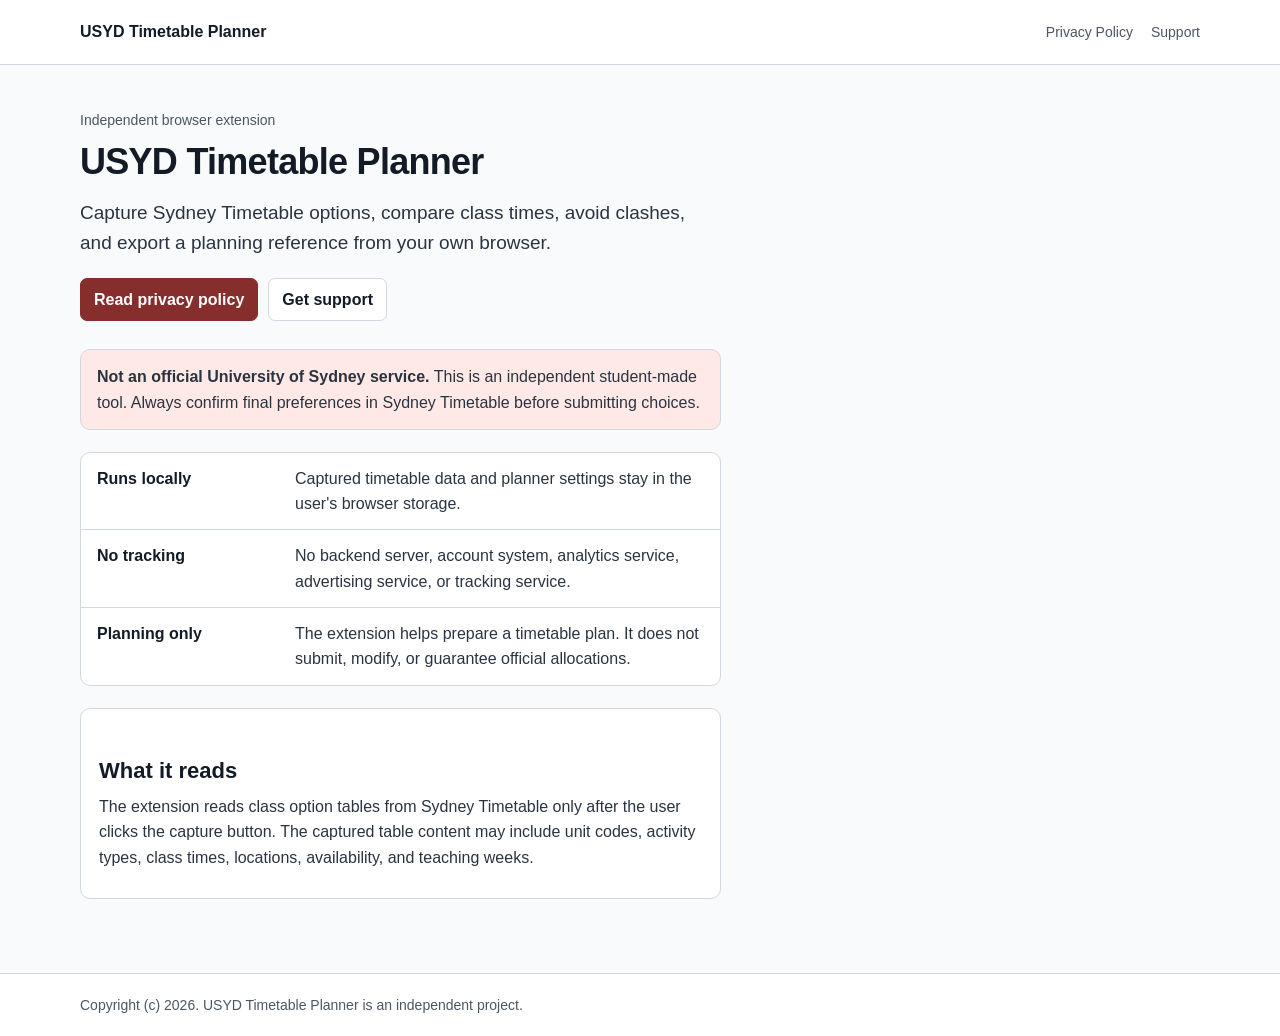
<file: docs/index.html>
<!DOCTYPE html>
<html lang="en">
<head>
  <meta charset="UTF-8" />
  <meta name="viewport" content="width=device-width, initial-scale=1" />
  <title>USYD Timetable Planner</title>
  <meta name="description" content="A local-first browser extension for planning University of Sydney timetable preferences." />
  <link rel="stylesheet" href="styles.css?v=20260706-site2" />
</head>
<body>
  <header class="site-header">
    <nav class="nav" aria-label="Primary navigation">
      <a class="brand" href="index.html">USYD Timetable Planner</a>
      <div class="nav-links">
        <a href="privacy.html">Privacy Policy</a>
        <a href="support.html">Support</a>
      </div>
    </nav>
  </header>

  <main class="page">
    <section class="intro">
      <p class="page-label">Independent browser extension</p>
      <h1>USYD Timetable Planner</h1>
      <p class="lead">Capture Sydney Timetable options, compare class times, avoid clashes, and export a planning reference from your own browser.</p>
      <div class="actions">
        <a class="button" href="privacy.html">Read privacy policy</a>
        <a class="button secondary" href="support.html">Get support</a>
      </div>
    </section>

    <div class="notice">
      <strong>Not an official University of Sydney service.</strong> This is an independent student-made tool. Always confirm final preferences in Sydney Timetable before submitting choices.
    </div>

    <dl class="facts">
      <div class="fact-row">
        <dt>Runs locally</dt>
        <dd>Captured timetable data and planner settings stay in the user's browser storage.</dd>
      </div>
      <div class="fact-row">
        <dt>No tracking</dt>
        <dd>No backend server, account system, analytics service, advertising service, or tracking service.</dd>
      </div>
      <div class="fact-row">
        <dt>Planning only</dt>
        <dd>The extension helps prepare a timetable plan. It does not submit, modify, or guarantee official allocations.</dd>
      </div>
    </dl>

    <section class="panel">
      <h2>What it reads</h2>
      <p>The extension reads class option tables from Sydney Timetable only after the user clicks the capture button. The captured table content may include unit codes, activity types, class times, locations, availability, and teaching weeks.</p>
    </section>
  </main>

  <footer class="site-footer">
    <div class="footer-inner">Copyright (c) 2026. USYD Timetable Planner is an independent project.</div>
  </footer>
</body>
</html>
</file>
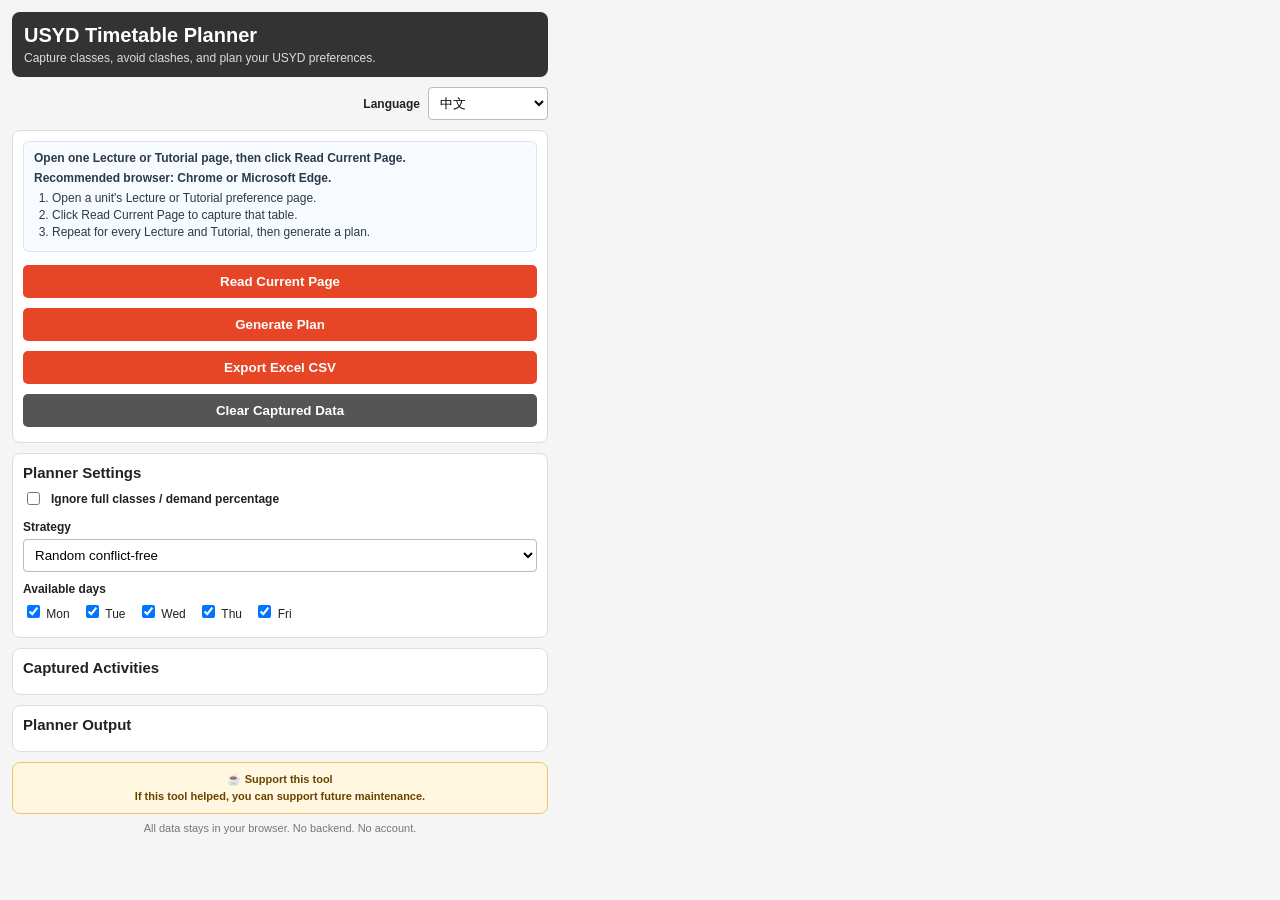
<file: popup.html>
<!DOCTYPE html>
<html lang="en">
<head>
  <meta charset="UTF-8" />
  <title>USYD Timetable Planner</title>
  <link rel="stylesheet" href="styles.css" />
</head>
<body>
  <header class="app-header">
    <div>
      <h2 data-i18n="appTitle">USYD Timetable Planner</h2>
      <p class="subtitle" data-i18n="subtitle">Capture classes, avoid clashes, and plan your USYD preferences.</p>
    </div>
  </header>

  <section class="top-controls">
    <label class="compact-field">
      <span data-i18n="language">Language</span>
      <select id="languageSelect">
        <option value="zh">中文</option>
        <option value="en">English</option>
      </select>
    </label>
  </section>

  <section class="panel">
    <div class="instruction-box">
      <p data-i18n="intro">Open one Lecture or Tutorial page, then click Read Current Page.</p>
      <p data-i18n="browserRecommendation">Recommended browser: Chrome or Microsoft Edge.</p>
      <ol>
        <li data-i18n="stepOpen">Open a unit's Lecture or Tutorial preference page.</li>
        <li data-i18n="stepRead">Click Read Current Page to capture that table.</li>
        <li data-i18n="stepRepeat">Repeat for every Lecture and Tutorial, then generate a plan.</li>
      </ol>
    </div>

    <button id="readCurrent" data-i18n="readCurrent">Read Current Page</button>
    <button id="generatePlan" data-i18n="generatePlan">Generate Plan</button>
    <button id="exportExcel" data-i18n="exportExcel">Export Excel CSV</button>
    <button id="clearAll" class="secondary" data-i18n="clearAll">Clear Captured Data</button>
    <div id="actionStatus" class="action-status" aria-live="polite"></div>
  </section>

  <section class="panel">
    <h3 data-i18n="plannerSettings">Planner Settings</h3>

    <label class="toggle">
      <input id="ignoreCapacity" type="checkbox" />
      <span data-i18n="ignoreCapacity">Ignore full classes / demand percentage</span>
    </label>

    <label class="field">
      <span data-i18n="strategy">Strategy</span>
      <select id="strategy">
        <option value="random" data-i18n="randomStrategy">Random conflict-free</option>
        <option value="early" data-i18n="earlyStrategy">Early finish + availability</option>
        <option value="compact" data-i18n="compactStrategy">Compact days</option>
      </select>
    </label>

    <div class="days">
      <p data-i18n="availableDays">Available days</p>
      <label><input type="checkbox" value="Mon" checked /> Mon</label>
      <label><input type="checkbox" value="Tue" checked /> Tue</label>
      <label><input type="checkbox" value="Wed" checked /> Wed</label>
      <label><input type="checkbox" value="Thu" checked /> Thu</label>
      <label><input type="checkbox" value="Fri" checked /> Fri</label>
    </div>
  </section>

  <section class="panel">
    <h3 data-i18n="capturedActivities">Captured Activities</h3>
    <div id="savedList"></div>
  </section>

  <section id="outputPanel" class="panel">
    <h3 data-i18n="plannerOutput">Planner Output</h3>
    <div id="result"></div>
  </section>

  <footer>
    <button id="feedbackTool" class="feedback-button" type="button" hidden data-i18n="feedbackTool">Feedback or bug report</button>
    <button id="supportTool" class="support-card" type="button">
      <span class="support-copy">
        <strong><span aria-hidden="true">☕</span> <span data-i18n="supportTool">Support this tool</span></strong>
        <span data-i18n="footerDonate">If this tool helped, you can support future maintenance.</span>
      </span>
    </button>
    <p class="privacy" data-i18n="footerPrivacy">All data stays in your browser. No backend. No account.</p>
  </footer>

  <script src="popup.js"></script>
</body>
</html>
</file>
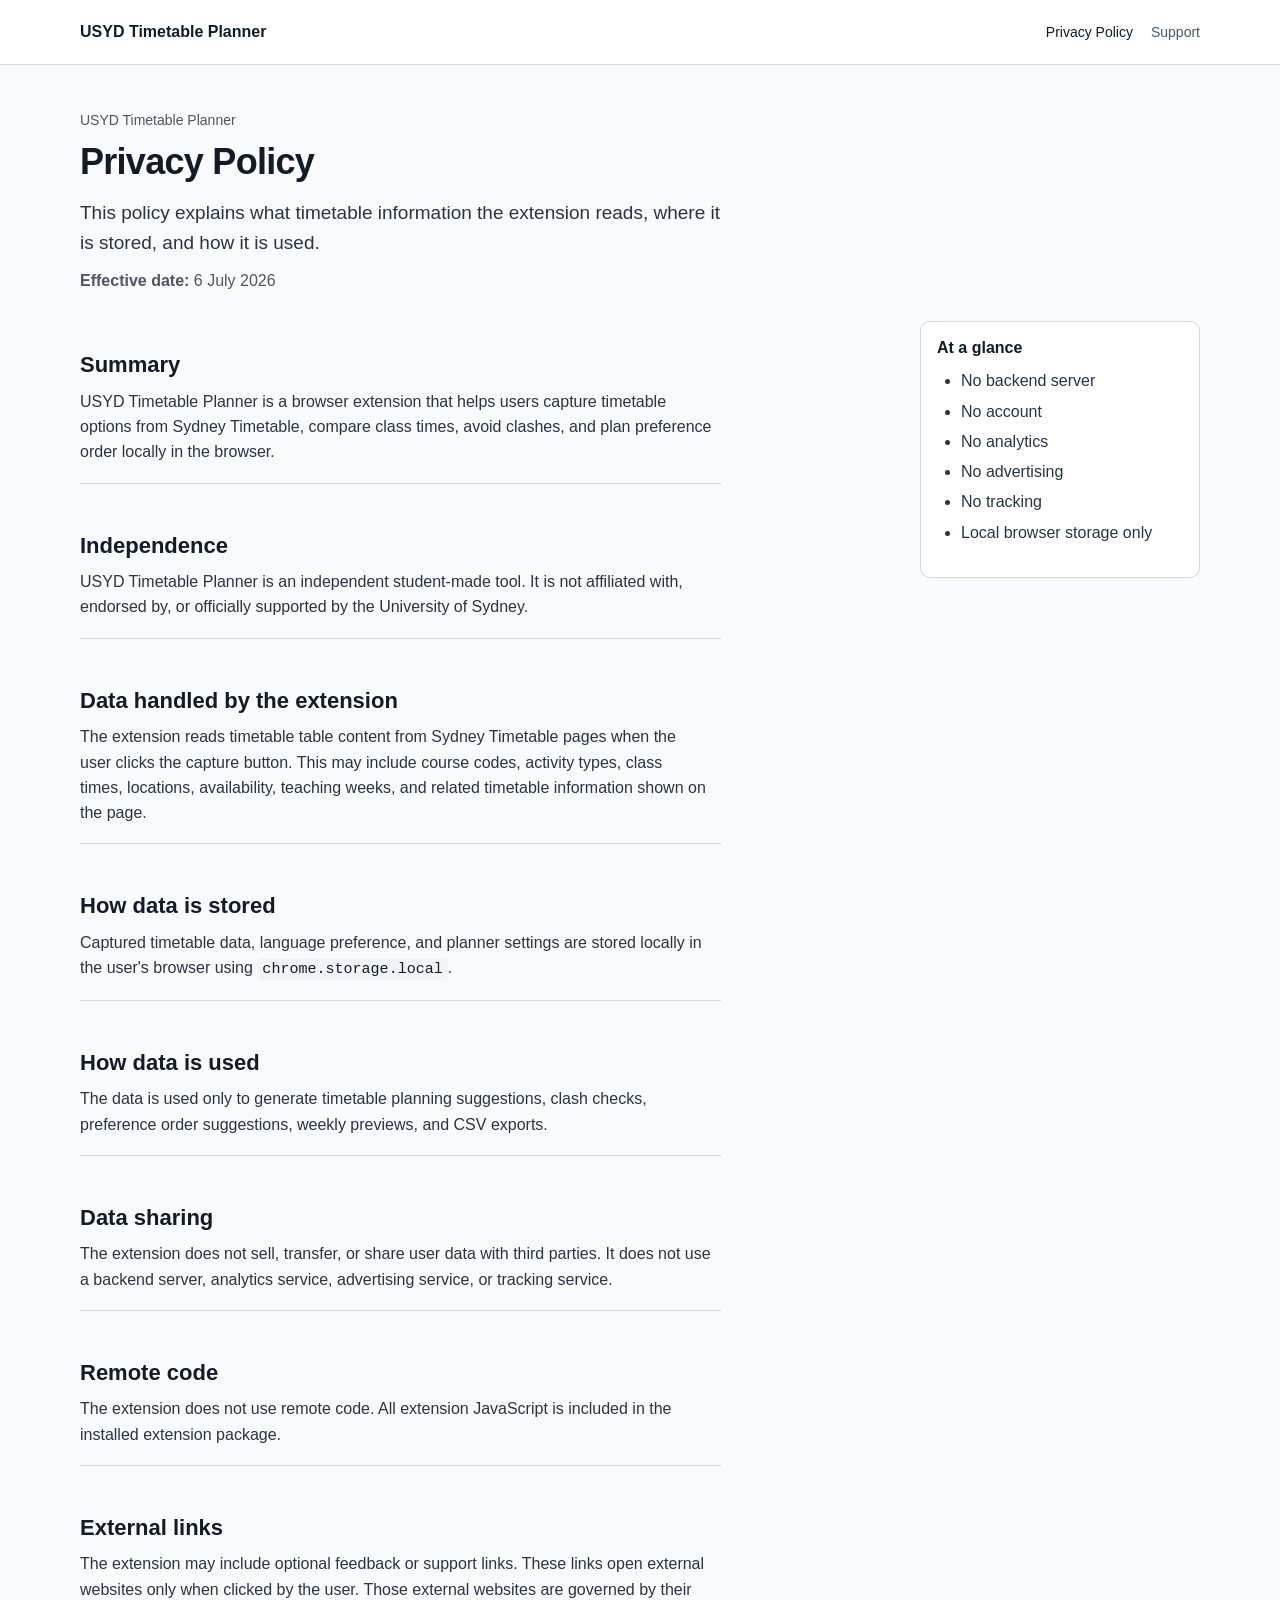
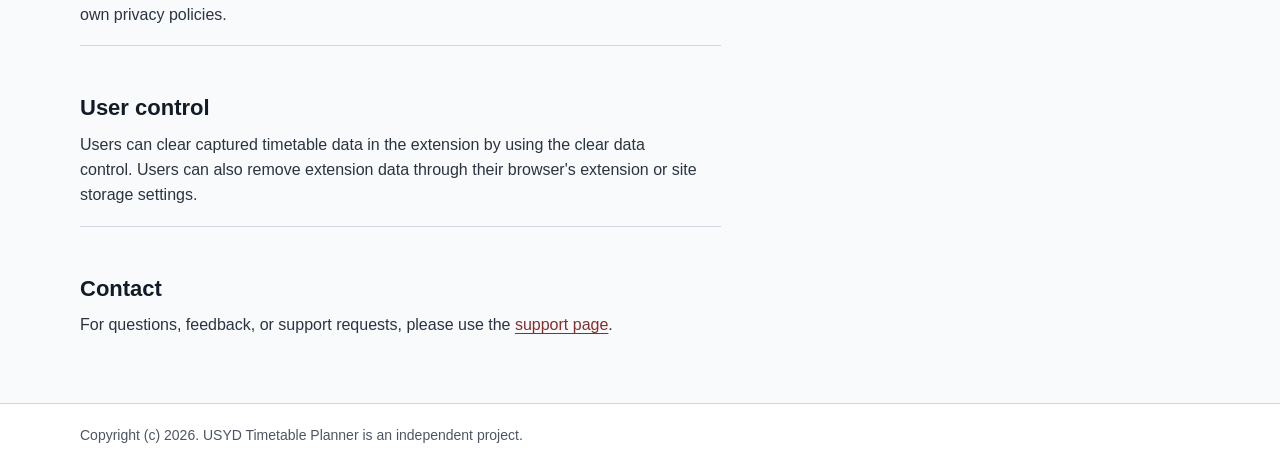
<file: docs/privacy.html>
<!DOCTYPE html>
<html lang="en">
<head>
  <meta charset="UTF-8" />
  <meta name="viewport" content="width=device-width, initial-scale=1" />
  <title>Privacy Policy | USYD Timetable Planner</title>
  <meta name="description" content="Privacy policy for the USYD Timetable Planner browser extension." />
  <link rel="stylesheet" href="styles.css?v=20260706-site2" />
</head>
<body>
  <header class="site-header">
    <nav class="nav" aria-label="Primary navigation">
      <a class="brand" href="index.html">USYD Timetable Planner</a>
      <div class="nav-links">
        <a href="privacy.html" aria-current="page">Privacy Policy</a>
        <a href="support.html">Support</a>
      </div>
    </nav>
  </header>

  <main class="page">
    <section class="intro">
      <p class="page-label">USYD Timetable Planner</p>
      <h1>Privacy Policy</h1>
      <p class="lead">This policy explains what timetable information the extension reads, where it is stored, and how it is used.</p>
      <p class="muted"><strong>Effective date:</strong> 6 July 2026</p>
    </section>

    <div class="doc-layout">
      <article class="doc-body">
        <section>
          <h2>Summary</h2>
          <p>USYD Timetable Planner is a browser extension that helps users capture timetable options from Sydney Timetable, compare class times, avoid clashes, and plan preference order locally in the browser.</p>
        </section>

        <section>
          <h2>Independence</h2>
          <p>USYD Timetable Planner is an independent student-made tool. It is not affiliated with, endorsed by, or officially supported by the University of Sydney.</p>
        </section>

        <section>
          <h2>Data handled by the extension</h2>
          <p>The extension reads timetable table content from Sydney Timetable pages when the user clicks the capture button. This may include course codes, activity types, class times, locations, availability, teaching weeks, and related timetable information shown on the page.</p>
        </section>

        <section>
          <h2>How data is stored</h2>
          <p>Captured timetable data, language preference, and planner settings are stored locally in the user's browser using <code>chrome.storage.local</code>.</p>
        </section>

        <section>
          <h2>How data is used</h2>
          <p>The data is used only to generate timetable planning suggestions, clash checks, preference order suggestions, weekly previews, and CSV exports.</p>
        </section>

        <section>
          <h2>Data sharing</h2>
          <p>The extension does not sell, transfer, or share user data with third parties. It does not use a backend server, analytics service, advertising service, or tracking service.</p>
        </section>

        <section>
          <h2>Remote code</h2>
          <p>The extension does not use remote code. All extension JavaScript is included in the installed extension package.</p>
        </section>

        <section>
          <h2>External links</h2>
          <p>The extension may include optional feedback or support links. These links open external websites only when clicked by the user. Those external websites are governed by their own privacy policies.</p>
        </section>

        <section>
          <h2>User control</h2>
          <p>Users can clear captured timetable data in the extension by using the clear data control. Users can also remove extension data through their browser's extension or site storage settings.</p>
        </section>

        <section>
          <h2>Contact</h2>
          <p>For questions, feedback, or support requests, please use the <a href="support.html">support page</a>.</p>
        </section>
      </article>

      <aside class="summary" aria-label="Privacy summary">
        <h2>At a glance</h2>
        <ul>
          <li>No backend server</li>
          <li>No account</li>
          <li>No analytics</li>
          <li>No advertising</li>
          <li>No tracking</li>
          <li>Local browser storage only</li>
        </ul>
      </aside>
    </div>
  </main>

  <footer class="site-footer">
    <div class="footer-inner">Copyright (c) 2026. USYD Timetable Planner is an independent project.</div>
  </footer>
</body>
</html>
</file>
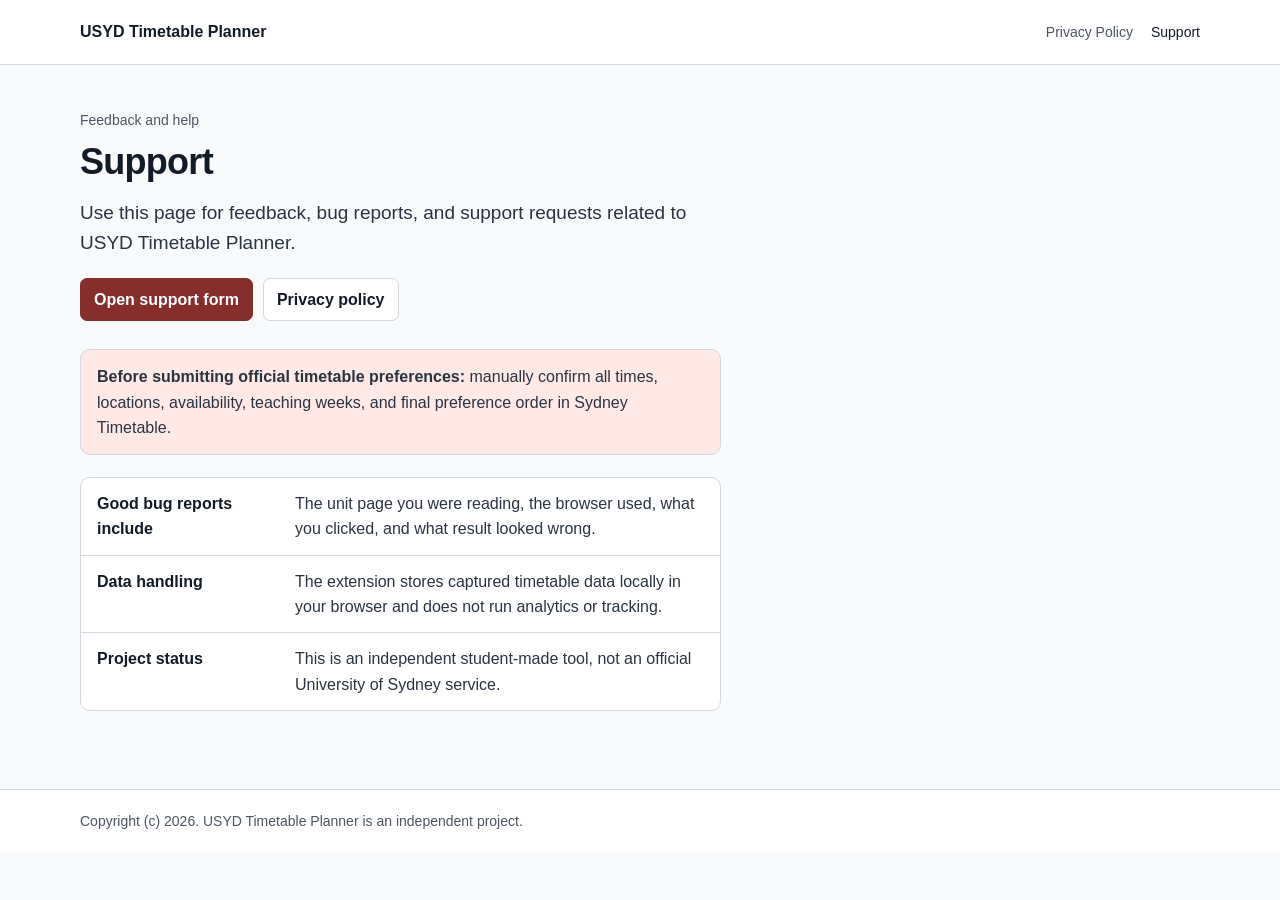
<file: docs/support.html>
<!DOCTYPE html>
<html lang="en">
<head>
  <meta charset="UTF-8" />
  <meta name="viewport" content="width=device-width, initial-scale=1" />
  <title>Support | USYD Timetable Planner</title>
  <meta name="description" content="Support page for the USYD Timetable Planner browser extension." />
  <link rel="stylesheet" href="styles.css?v=20260706-site2" />
</head>
<body>
  <header class="site-header">
    <nav class="nav" aria-label="Primary navigation">
      <a class="brand" href="index.html">USYD Timetable Planner</a>
      <div class="nav-links">
        <a href="privacy.html">Privacy Policy</a>
        <a href="support.html" aria-current="page">Support</a>
      </div>
    </nav>
  </header>

  <main class="page">
    <section class="intro">
      <p class="page-label">Feedback and help</p>
      <h1>Support</h1>
      <p class="lead">Use this page for feedback, bug reports, and support requests related to USYD Timetable Planner.</p>
      <div class="actions">
        <a class="button" href="https://docs.google.com/forms/d/e/1FAIpQLSdajBPWYRldQs-DTg6nBWPmWw5abfc0csMrWlMZwCJkzPElmw/viewform" rel="noopener noreferrer">Open support form</a>
        <a class="button secondary" href="privacy.html">Privacy policy</a>
      </div>
    </section>

    <div class="notice">
      <strong>Before submitting official timetable preferences:</strong> manually confirm all times, locations, availability, teaching weeks, and final preference order in Sydney Timetable.
    </div>

    <dl class="facts">
      <div class="fact-row">
        <dt>Good bug reports include</dt>
        <dd>The unit page you were reading, the browser used, what you clicked, and what result looked wrong.</dd>
      </div>
      <div class="fact-row">
        <dt>Data handling</dt>
        <dd>The extension stores captured timetable data locally in your browser and does not run analytics or tracking.</dd>
      </div>
      <div class="fact-row">
        <dt>Project status</dt>
        <dd>This is an independent student-made tool, not an official University of Sydney service.</dd>
      </div>
    </dl>
  </main>

  <footer class="site-footer">
    <div class="footer-inner">Copyright (c) 2026. USYD Timetable Planner is an independent project.</div>
  </footer>
</body>
</html>
</file>
<file: docs/styles.css>
:root {
  color-scheme: light;
  --bg: oklch(98.4% 0.004 250);
  --surface: oklch(100% 0 0);
  --surface-muted: oklch(96.5% 0.006 250);
  --ink: oklch(22% 0.025 255);
  --text: oklch(32% 0.025 255);
  --muted: oklch(45% 0.022 255);
  --border: oklch(88% 0.012 250);
  --accent: oklch(43% 0.12 25);
  --accent-muted: oklch(95% 0.025 25);
  --info: oklch(94.5% 0.025 220);
  --radius: 10px;
  --measure: 72ch;
}

* {
  box-sizing: border-box;
}

html {
  background: var(--bg);
}

body {
  margin: 0;
  font-family: -apple-system, BlinkMacSystemFont, "Segoe UI", Roboto, Arial, sans-serif;
  font-size: 16px;
  line-height: 1.58;
  color: var(--text);
  background: var(--bg);
}

a {
  color: var(--accent);
  text-decoration-thickness: 1px;
  text-underline-offset: 3px;
}

a:hover {
  text-decoration-thickness: 2px;
}

a:focus-visible,
.button:focus-visible {
  outline: 3px solid oklch(72% 0.12 25 / 0.45);
  outline-offset: 3px;
}

.site-header {
  position: sticky;
  top: 0;
  z-index: 10;
  border-bottom: 1px solid var(--border);
  background: oklch(100% 0 0 / 0.94);
  backdrop-filter: blur(10px);
}

.nav {
  width: min(1120px, calc(100% - 32px));
  margin: 0 auto;
  min-height: 64px;
  display: flex;
  align-items: center;
  justify-content: space-between;
  gap: 24px;
}

.brand {
  color: var(--ink);
  font-weight: 700;
  text-decoration: none;
}

.brand:hover {
  text-decoration: none;
}

.nav-links {
  display: flex;
  align-items: center;
  gap: 18px;
  font-size: 14px;
}

.nav-links a {
  color: var(--muted);
  text-decoration: none;
}

.nav-links a[aria-current="page"],
.nav-links a:hover {
  color: var(--ink);
}

.page {
  width: min(1120px, calc(100% - 32px));
  margin: 0 auto;
  padding: 44px 0 56px;
}

.intro {
  max-width: var(--measure);
  margin-bottom: 28px;
}

.page-label {
  margin: 0 0 8px;
  color: var(--muted);
  font-size: 14px;
}

h1,
h2,
h3 {
  color: var(--ink);
  line-height: 1.25;
  text-wrap: balance;
}

h1 {
  margin: 0;
  font-size: 36px;
  letter-spacing: -0.02em;
}

h2 {
  margin: 30px 0 8px;
  font-size: 22px;
}

h3 {
  margin: 20px 0 6px;
  font-size: 17px;
}

p {
  max-width: var(--measure);
  margin: 10px 0;
  text-wrap: pretty;
}

.lead {
  margin-top: 14px;
  color: var(--text);
  font-size: 19px;
}

.muted {
  color: var(--muted);
}

.actions {
  display: flex;
  flex-wrap: wrap;
  gap: 10px;
  margin-top: 20px;
}

.button {
  display: inline-flex;
  align-items: center;
  min-height: 40px;
  padding: 8px 13px;
  border: 1px solid var(--accent);
  border-radius: 7px;
  background: var(--accent);
  color: white;
  font-weight: 650;
  text-decoration: none;
}

.button.secondary {
  border-color: var(--border);
  background: var(--surface);
  color: var(--ink);
}

.button:hover {
  text-decoration: none;
}

.notice {
  max-width: var(--measure);
  margin: 22px 0;
  padding: 14px 16px;
  border: 1px solid var(--border);
  border-radius: var(--radius);
  background: var(--accent-muted);
}

.panel {
  max-width: var(--measure);
  margin: 18px 0;
  padding: 18px;
  border: 1px solid var(--border);
  border-radius: var(--radius);
  background: var(--surface);
}

.facts {
  display: grid;
  max-width: var(--measure);
  margin: 22px 0;
  border: 1px solid var(--border);
  border-radius: var(--radius);
  overflow: hidden;
  background: var(--surface);
}

.fact-row {
  display: grid;
  grid-template-columns: 180px 1fr;
  gap: 18px;
  padding: 13px 16px;
  border-top: 1px solid var(--border);
}

.fact-row:first-child {
  border-top: 0;
}

.fact-row dt {
  color: var(--ink);
  font-weight: 700;
}

.fact-row dd {
  margin: 0;
  color: var(--text);
}

.doc-layout {
  display: grid;
  grid-template-columns: minmax(0, 1fr) 280px;
  gap: 40px;
  align-items: start;
}

.doc-body {
  min-width: 0;
}

.doc-body section {
  max-width: var(--measure);
  padding-top: 18px;
  margin-top: 18px;
  border-top: 1px solid var(--border);
}

.doc-body section:first-of-type {
  padding-top: 0;
  margin-top: 0;
  border-top: 0;
}

.summary {
  position: sticky;
  top: 88px;
  padding: 16px;
  border: 1px solid var(--border);
  border-radius: var(--radius);
  background: var(--surface);
}

.summary h2 {
  margin: 0 0 10px;
  font-size: 16px;
}

ul,
ol {
  max-width: var(--measure);
  margin: 10px 0 16px;
  padding-left: 24px;
}

li {
  margin: 5px 0;
}

code {
  padding: 2px 5px;
  border-radius: 5px;
  background: var(--surface-muted);
  color: var(--ink);
  font-family: ui-monospace, SFMono-Regular, Consolas, "Liberation Mono", monospace;
  font-size: 0.94em;
}

.site-footer {
  border-top: 1px solid var(--border);
  background: var(--surface);
}

.footer-inner {
  width: min(1120px, calc(100% - 32px));
  margin: 0 auto;
  padding: 20px 0;
  color: var(--muted);
  font-size: 14px;
}

@media (max-width: 860px) {
  .doc-layout {
    grid-template-columns: 1fr;
    gap: 20px;
  }

  .summary {
    position: static;
    order: -1;
  }
}

@media (max-width: 640px) {
  .nav {
    align-items: flex-start;
    flex-direction: column;
    justify-content: center;
    padding: 12px 0;
    gap: 8px;
  }

  .page {
    padding-top: 30px;
  }

  h1 {
    font-size: 30px;
  }

  .lead {
    font-size: 17px;
  }

  .fact-row {
    grid-template-columns: 1fr;
    gap: 4px;
  }
}
</file>
<file: styles.css>
* {
  box-sizing: border-box;
}

body {
  width: 560px;
  min-width: 360px;
  max-height: 760px;
  overflow-y: auto;
  margin: 0;
  padding: 12px;
  font-family: Arial, Helvetica, sans-serif;
  color: #222;
  background: #f5f5f5;
}

.app-header {
  background: #333;
  color: white;
  padding: 12px;
  border-radius: 8px;
  margin-bottom: 10px;
}

.top-controls {
  display: flex;
  justify-content: flex-end;
  align-items: center;
  margin-bottom: 10px;
}

.compact-field {
  display: flex;
  gap: 8px;
  align-items: center;
  font-size: 12px;
  font-weight: bold;
}

.compact-field select {
  width: 120px;
  margin-top: 0;
}

h2 {
  margin: 0 0 4px;
  font-size: 20px;
}

h3 {
  margin: 0 0 8px;
  font-size: 15px;
}

h4 {
  margin: 12px 0 8px;
  font-size: 14px;
}

.subtitle {
  margin: 0;
  color: #ddd;
  font-size: 12px;
}

.panel {
  background: white;
  border: 1px solid #ddd;
  border-radius: 8px;
  padding: 10px;
  margin-bottom: 10px;
}

#outputPanel {
  transition: box-shadow 0.25s ease, border-color 0.25s ease, background 0.25s ease;
}

#outputPanel.attention {
  border-color: #e64626;
  box-shadow: 0 0 0 3px rgba(230, 70, 38, 0.18);
  background: #fffdfb;
}

button {
  width: 100%;
  padding: 9px;
  margin: 5px 0;
  border: none;
  background: #e64626;
  color: white;
  font-weight: bold;
  cursor: pointer;
  border-radius: 5px;
}

button:hover {
  opacity: 0.92;
}

button.secondary {
  background: #555;
}

.action-status {
  display: none;
  margin-top: 8px;
  padding: 9px 10px;
  border: 1px solid #b9d6ff;
  border-radius: 6px;
  background: #edf5ff;
  color: #16406f;
  font-size: 12px;
  font-weight: bold;
  line-height: 1.35;
}

.action-status.visible {
  display: block;
}

.action-status.warning {
  border-color: #f2b8a6;
  background: #fff1eb;
  color: #9a3412;
}

.action-status.info {
  border-color: #b9d6ff;
  background: #edf5ff;
  color: #16406f;
}

.mini-button {
  width: auto;
  padding: 5px 9px;
  margin: 6px 0 0;
  font-size: 11px;
  border-radius: 4px;
}

.mini-button.danger {
  background: #a33;
}

.field {
  display: block;
  margin-bottom: 10px;
  font-weight: bold;
  font-size: 12px;
}

select {
  width: 100%;
  padding: 7px;
  margin-top: 5px;
  border: 1px solid #bbb;
  border-radius: 4px;
  background: white;
}

.toggle {
  display: flex;
  gap: 8px;
  align-items: center;
  margin: 8px 0 12px;
  font-weight: bold;
  font-size: 12px;
}

.toggle input {
  flex: 0 0 auto;
}

.hint {
  font-size: 12px;
  color: #555;
  line-height: 1.4;
}

.instruction-box {
  border: 1px solid #d7e3f6;
  background: #f7faff;
  padding: 9px 10px;
  border-radius: 6px;
  margin-bottom: 8px;
  font-size: 12px;
  color: #2b3a4a;
}

.instruction-box p {
  margin: 0 0 6px;
  font-weight: bold;
}

.instruction-box ol {
  margin: 0;
  padding-left: 18px;
}

.instruction-box li {
  margin: 3px 0;
}

.days p {
  margin: 6px 0;
  font-weight: bold;
  font-size: 12px;
}

.days label {
  display: inline-block;
  margin-right: 8px;
  margin-bottom: 6px;
  font-size: 12px;
}

.course-block {
  border: 1px solid #ddd;
  border-left: 5px solid var(--course-color, #ccc);
  padding: 8px;
  margin-bottom: 8px;
  border-radius: 6px;
  background: #fafafa;
}

.captured-course {
  background: color-mix(in srgb, var(--course-color, #ccc) 8%, white);
}

.course-title {
  display: flex;
  justify-content: space-between;
  gap: 8px;
  align-items: center;
}

.badge {
  display: inline-block;
  padding: 2px 6px;
  border-radius: 999px;
  background: #eee;
  font-size: 11px;
  white-space: nowrap;
}

.activity {
  padding: 7px;
  margin: 5px 0;
  border-left: 4px solid var(--course-color, #ccc);
  background: #f7f7f7;
  font-size: 12px;
  line-height: 1.35;
  border-radius: 4px;
}

.good {
  border-left-color: var(--course-color, #2ecc71);
}

.medium {
  border-left-color: var(--course-color, #f1c40f);
}

.bad {
  border-left-color: var(--course-color, #e74c3c);
}

.warning {
  color: #c0392b;
  font-weight: bold;
}

.warning-box {
  border: 1px solid #f39c12;
  background: #fff8e6;
  padding: 8px;
  border-radius: 6px;
  margin-bottom: 10px;
  font-size: 12px;
  line-height: 1.4;
}

.warning-box p {
  margin: 4px 0;
}

.calendar-wrapper {
  overflow-x: auto;
  margin-bottom: 12px;
}

.calendar-board {
  display: grid;
  grid-template-columns: 62px repeat(5, minmax(120px, 1fr));
  min-width: 760px;
  border: 1px solid #ddd;
  font-size: 11px;
  background: white;
}

.calendar-header {
  background: #333;
  color: white;
  padding: 6px;
  text-align: center;
  font-weight: bold;
  border-right: 1px solid #555;
}

.calendar-time-axis {
  position: relative;
  background: #f1f1f1;
  border-top: 1px solid #ddd;
  border-right: 1px solid #ddd;
}

.calendar-time-mark {
  position: absolute;
  left: 0;
  right: 0;
  padding: 4px 6px;
  transform: translateY(-1px);
  font-weight: bold;
}

.calendar-day-column {
  position: relative;
  border-top: 1px solid #ddd;
  border-right: 1px solid #ddd;
  background: #fff;
}

.calendar-hour-line {
  position: absolute;
  left: 0;
  right: 0;
  height: 1px;
  background: #e5e5e5;
}

.calendar-event {
  position: absolute;
  overflow: visible;
  padding: 5px 6px;
  border-radius: 5px;
  border-left: 5px solid var(--course-color, #ccc);
  background: color-mix(in srgb, var(--course-color, #ccc) 12%, white);
  line-height: 1.18;
  box-shadow: 0 1px 2px rgba(0, 0, 0, 0.08);
  z-index: 1;
}

.calendar-event strong,
.calendar-event span {
  display: block;
}

.calendar-event strong {
  font-size: 11px;
}

.calendar-event .event-line {
  font-size: 10.5px;
  white-space: normal;
  overflow-wrap: anywhere;
}

.calendar-event.good {
  border-left-color: var(--course-color, #2ecc71);
}

.calendar-event.medium {
  border-left-color: var(--course-color, #f1c40f);
}

.calendar-event.bad {
  border-left-color: var(--course-color, #e74c3c);
}

details {
  margin-top: 6px;
}

summary {
  cursor: pointer;
  font-size: 12px;
  font-weight: bold;
}

footer {
  text-align: center;
  font-size: 11px;
  color: #777;
  padding-bottom: 6px;
}

.feedback-button {
  width: 100%;
  padding: 8px 10px;
  margin: 8px 0 6px;
  border: 1px solid #c9d7ee;
  background: #f5f8ff;
  color: #25476d;
  font-size: 12px;
  border-radius: 8px;
}

.feedback-button:hover {
  background: #eaf1ff;
}

.support-card {
  display: block;
  width: 100%;
  padding: 9px 11px;
  margin: 8px 0;
  border: 1px solid #f0c36a;
  background: #fff7df;
  color: #6b4300;
  text-align: center;
  border-radius: 8px;
}

.support-card:hover {
  background: #ffefbd;
}

.support-copy {
  display: grid;
  gap: 2px;
}

.support-copy strong {
  font-size: 12px;
}

.support-copy span {
  font-size: 11px;
  line-height: 1.35;
}

.donate,
.privacy {
  margin: 4px 0;
}
</file>
